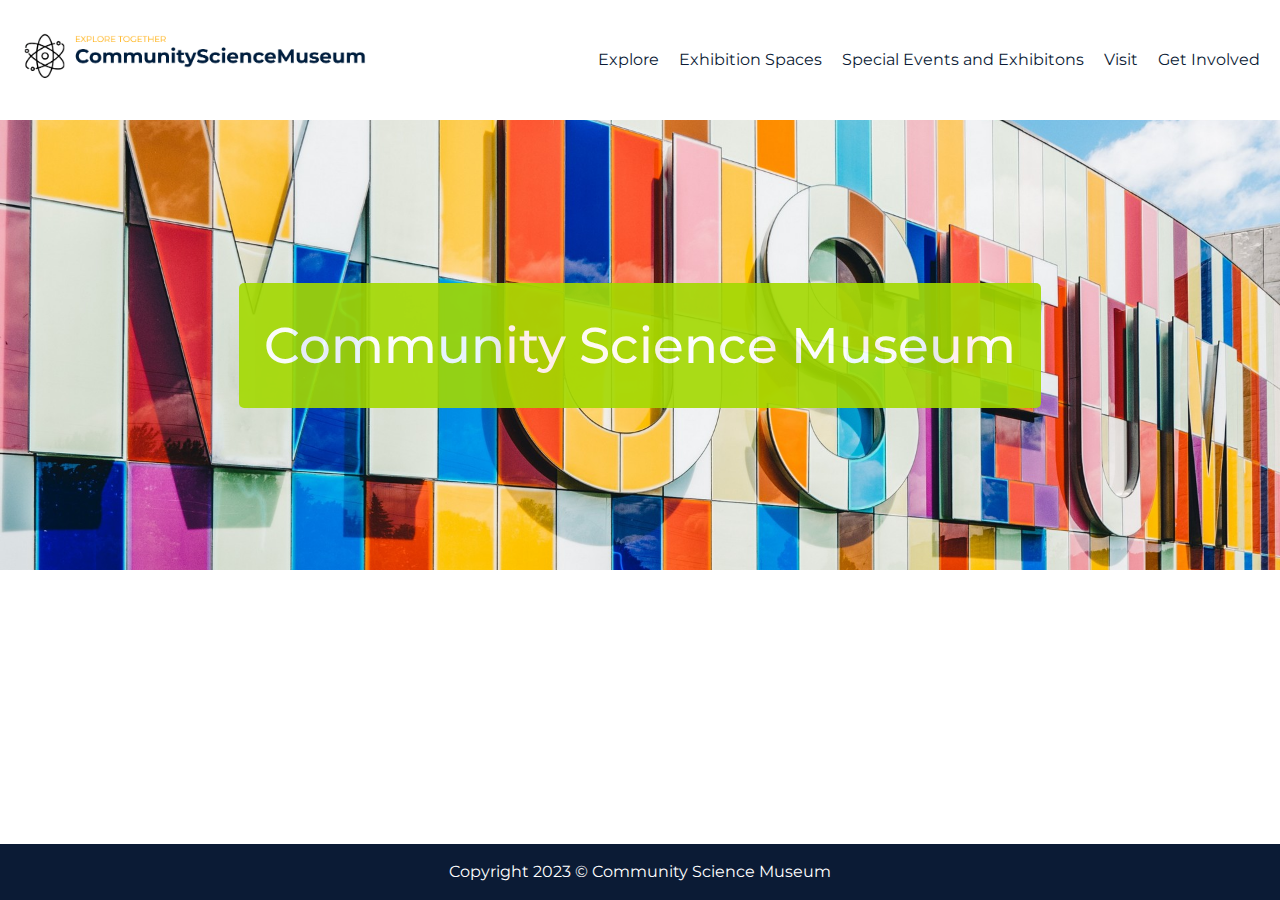
<file: Index.html>
<!DOCTYPE html>
<html>
  <head>
    <title>Community Science Museum</title>
    <meta name="description" content="Visit today">
    <meta name="viewport" content="width=device-width, initial-scale=1">
    <link rel="stylesheet" href="css/styles.css">
    <link href="https://fonts.googleapis.com/css2?family=Montserrat&display=swap" rel="stylesheet">
  </head>
  <body>
    <header>
      <div class="header-wrap">
      <nav class="navbar">
        <div class="navbar-logo">
          <a href="Index.html"><img src="images/Logo CSM.png" alt="Logo - Community Science Museum"></a>
        </div>
        <div class="navbar-links">
        <ul>
          <li><a href="#">Explore</a></li>
          <li><a href="#">Exhibition Spaces</a></li>
          <li><a href="#">Special Events and Exhibitons</a></li>
          <li><a href="#">Visit</a></li>
          <li><a href="#">Get Involved</a></li>
        </ul>
        </div>
        <div class="navbar-toggle">
          <span></span>
          <span></span>
          <span></span>
        </div>
      </nav>
    </div>
    </div>
    <div class="hero">
      <h1>Community Science Museum</h1>
    </div>
    </header>
    
    <main>

    </main>
    
    <footer>
      <p> Copyright 2023 &copy; Community Science Museum</p>
    </footer>
  </body>
</html>
</file>
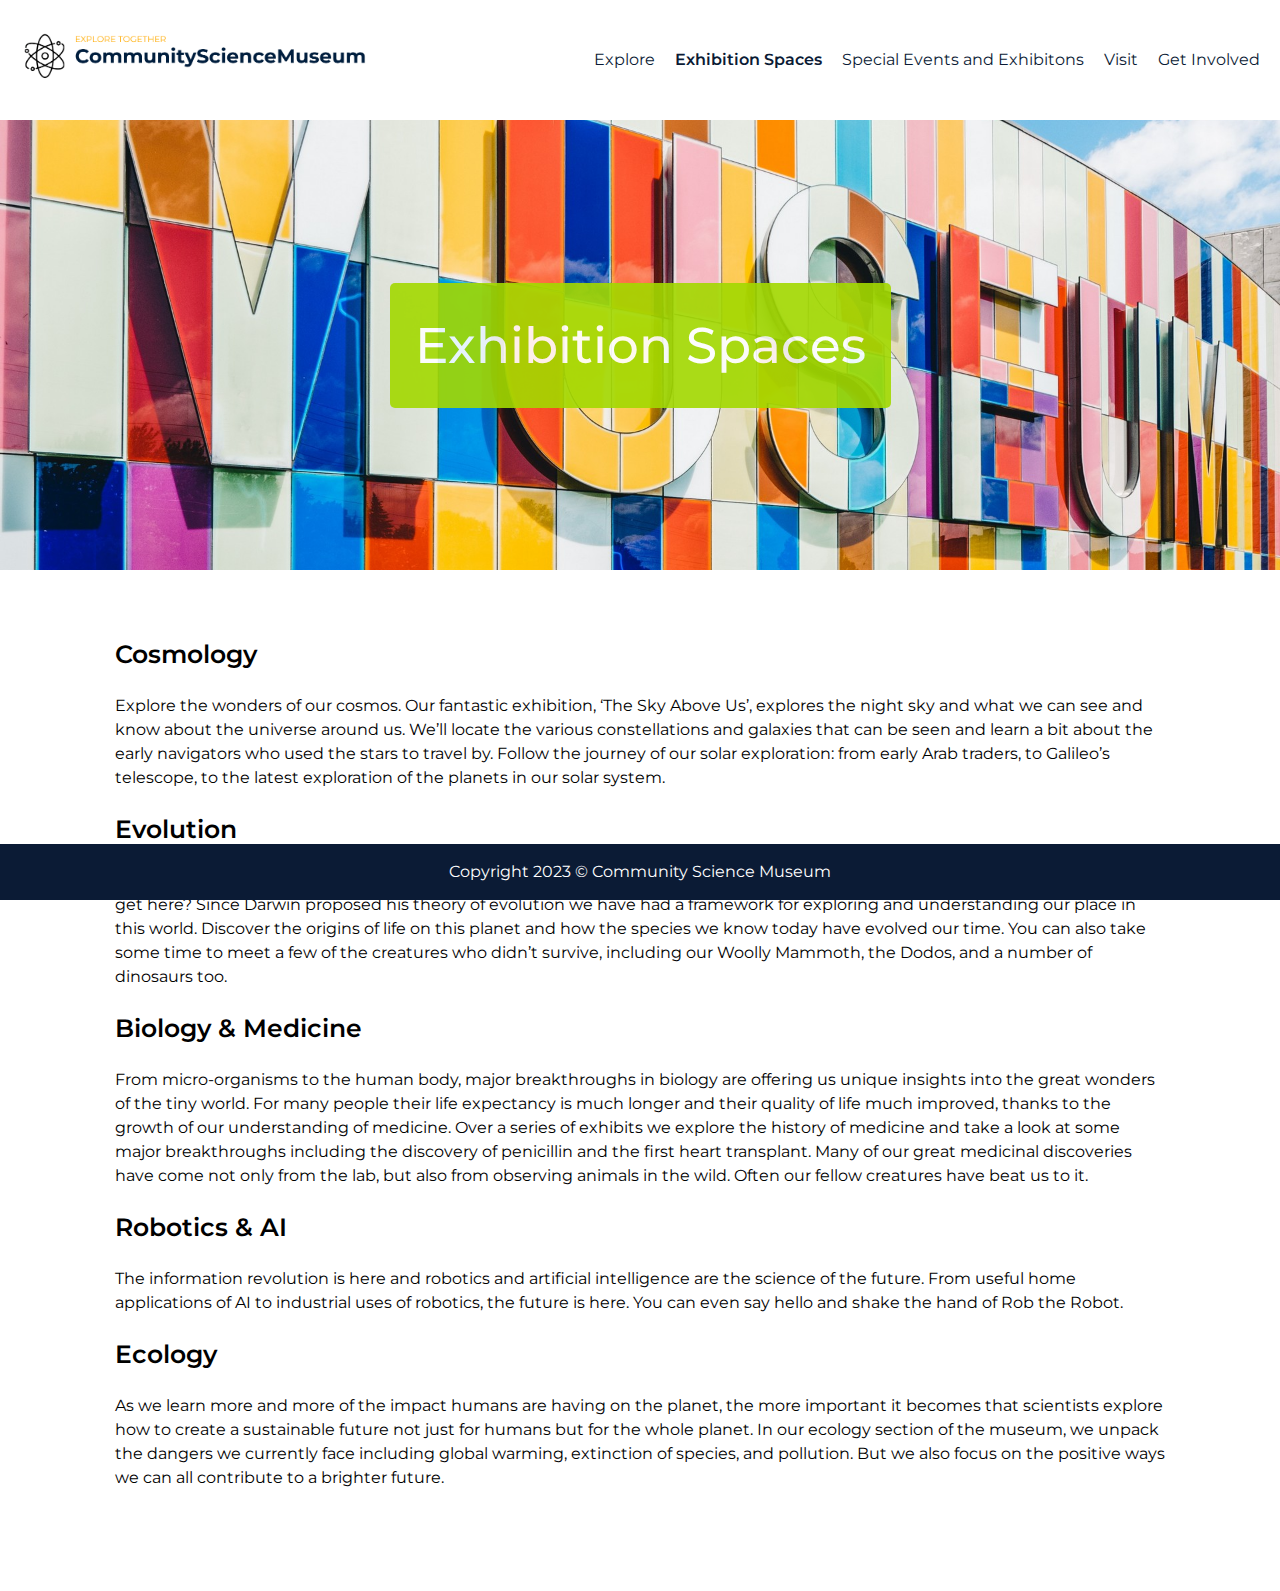
<file: Exhibiton Spaces.html>
<!DOCTYPE html>
<html>
  <head>
    <title>Community Science Museum - Exhibtion Spaces</title>
    <meta name="description" content="Our Community Science Museum offers a variety of exhibition spaces that showcase the latest scientific discoveries and research. Explore our interactive exhibits and engage in hands-on learning experiences that will inspire and educate. Learn about the fascinating world of science and discover how it impacts our daily lives.">
    <meta name="viewport" content="width=device-width, initial-scale=1">
    <link rel="stylesheet" href="css/styles.css">
    <link rel="icon" type="image/x-icon" href="/images/Favicon.ico">
    <link href="https://fonts.googleapis.com/css2?family=Montserrat:wght@300;400;500;600;700&display=swap" rel="stylesheet">
  </head>
  <body>
    <header>
      <div class="header-wrap">
      <nav class="navbar">
        <div class="navbar-logo">
          <a href="Index.html"><img src="images/Logo CSM.png" alt="Logo - Community Science Museum"></a>
        </div>
        <nav>
          <div class="navbar-mobile">
            <div class="container nav-container">
                <input class="checkbox" type="checkbox" name="" id="" />
                <div class="hamburger-lines">
                  <span class="line line1"></span>
                  <span class="line line2"></span>
                  <span class="line line3"></span>
                </div>  
              <div class="menu-items">
                <ul>
                  <li><a href="Explore.html">Explore</a></li>
                  <li class="nav-active"><a href="Exhibiton Spaces.html">Exhibition Spaces</a></li>
                  <li><a href="Special Events and Exhibitions.html">Special Events and Exhibitons</a></li>
                  <li><a href="Visit.html">Visit</a></li>
                  <li><a href="Get Involved.html">Get Involved</a></li>
                </ul>
              </div>
            </div>
          </div>
        <div class="navbar-links">
        <ul>
          <li><a href="Explore.html">Explore</a></li>
          <li class="nav-active"><a href="Exhibiton Spaces.html">Exhibition Spaces</a></li>
          <li><a href="Special Events and Exhibitions.html">Special Events and Exhibitons</a></li>
          <li><a href="Visit.html">Visit</a></li>
          <li><a href="Get Involved.html">Get Involved</a></li>
        </ul>
        </div>
      </nav>
    </div>
    </div>
    <section class="hero exhibition-spaces">
      <h1>Exhibition Spaces</h1>
    </section>
    </header>
    
    <main>
      <section class="container">
        <div>
          <h2>Cosmology</h2>
          <p>Explore the wonders of our cosmos. Our fantastic exhibition, ‘The Sky Above Us’, explores the night sky and what we can see and know about the universe around us. We’ll locate the various constellations and galaxies that can be seen and learn a bit about the early navigators who used the stars to travel by.
            Follow the journey of our solar exploration: from early Arab traders, to Galileo’s telescope, to the latest exploration of the planets in our solar system.            
            </p>
            <h2>Evolution</h2>
            <p>For centuries, philosophers and scientists have wrestled with the question of our origins. Where do we come from and how did we get here? Since Darwin proposed his theory of evolution we have had a framework for exploring and understanding our place in this world.
                Discover the origins of life on this planet and how the species we know today have evolved our time. You can also take some time to meet a few of the creatures who didn’t survive, including our Woolly Mammoth, the Dodos, and a number of dinosaurs too.
                </p>
            <h2>Biology & Medicine</h2>
            <p>From micro-organisms to the human body, major breakthroughs in biology are offering us unique insights into the great wonders of the tiny world.
                For many people their life expectancy is much longer and their quality of life much improved, thanks to the growth of our understanding of medicine. Over a series of exhibits we explore the history of medicine and take a look at some major breakthroughs including the discovery of penicillin and the first heart transplant.
                Many of our great medicinal discoveries have come not only from the lab, but also from observing animals in the wild. Often our fellow creatures have beat us to it.
            </p>
            <h2>Robotics & AI</h2>
            <p>The information revolution is here and robotics and artificial intelligence are the science of the future. From useful home applications of AI to industrial uses of robotics, the future is here. You can even say hello and shake the hand of Rob the Robot.
            </p>
            <h2>Ecology</h2>
            <p>As we learn more and more of the impact humans are having on the planet, the more important it becomes that scientists explore how to create a sustainable future not just for humans but for the whole planet.
                In our ecology section of the museum, we unpack the dangers we currently face including global warming, extinction of species, and pollution. But we also focus on the positive ways we can all contribute to a brighter future.
            </p>    
        </div>
      </section>
    </main>
    
    <footer>
      <p> Copyright 2023 &copy; Community Science Museum</p>
    </footer>
  </body>
</html>
</file>
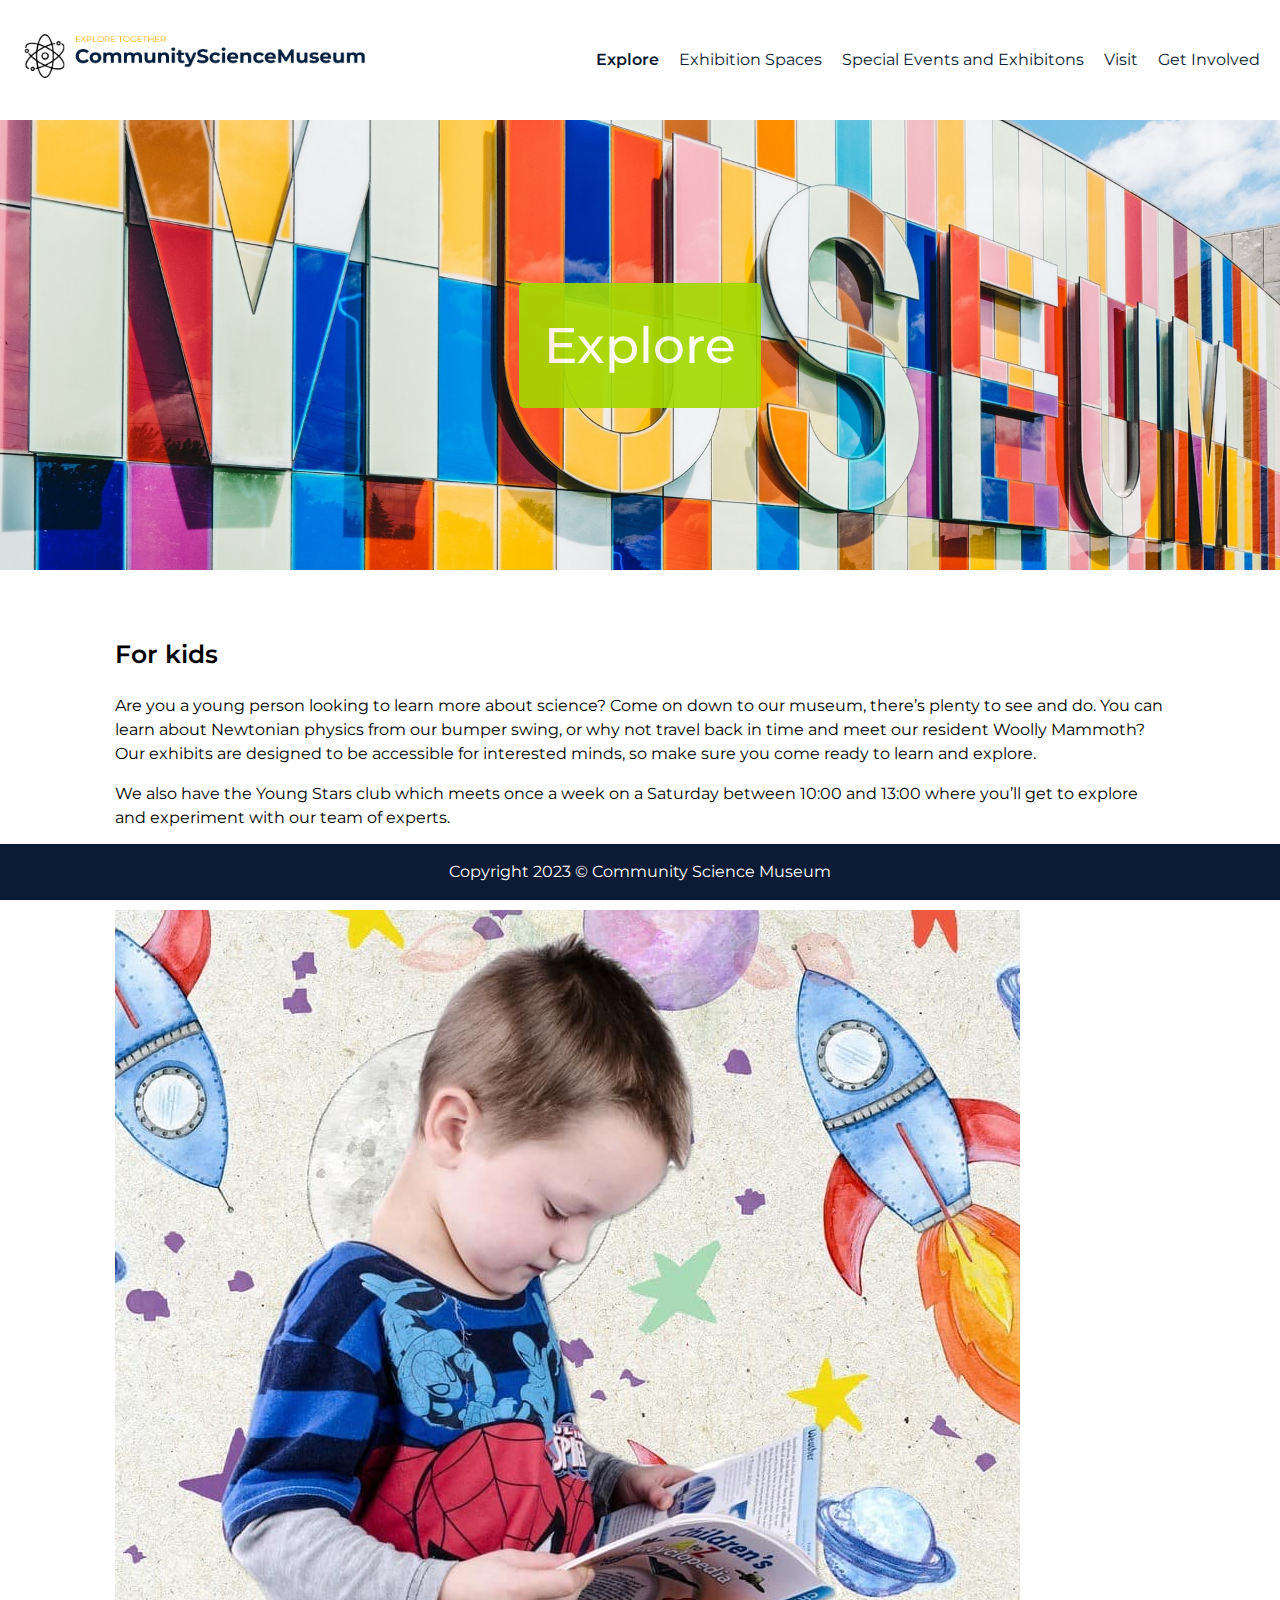
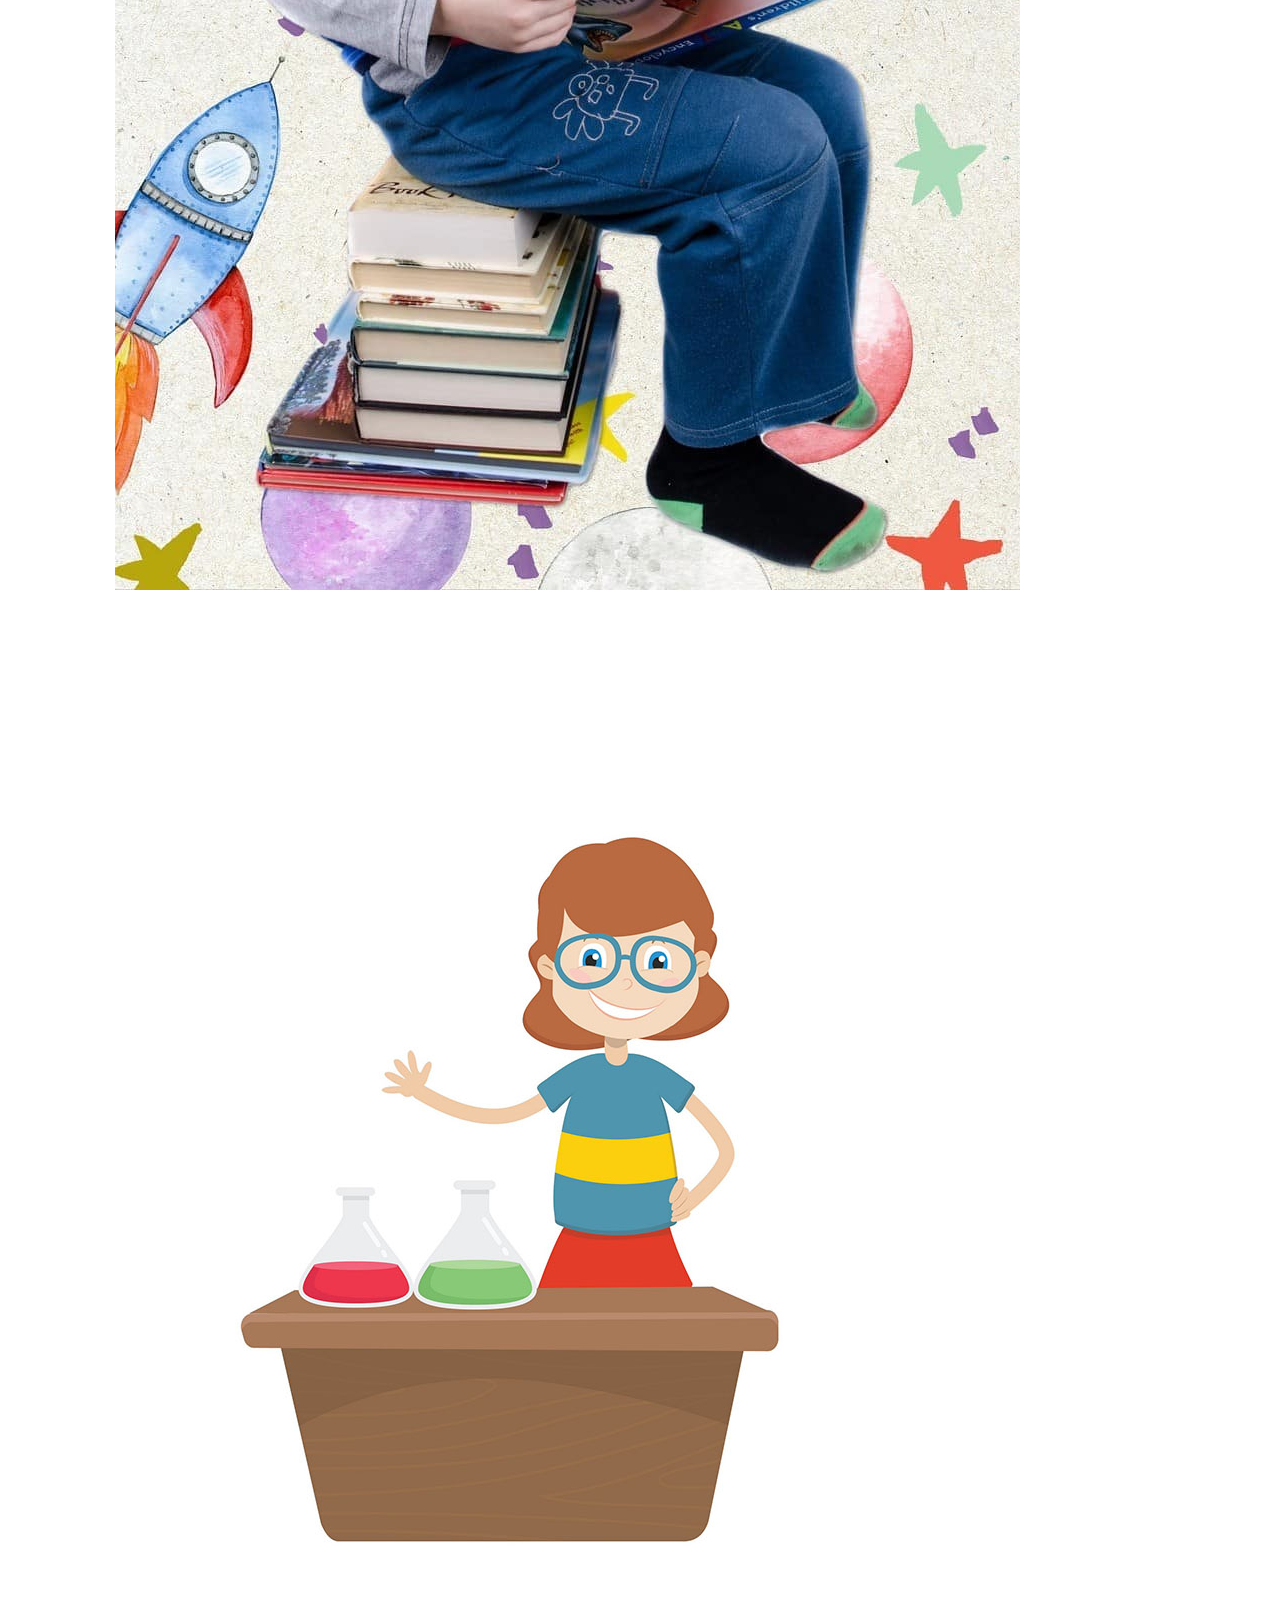
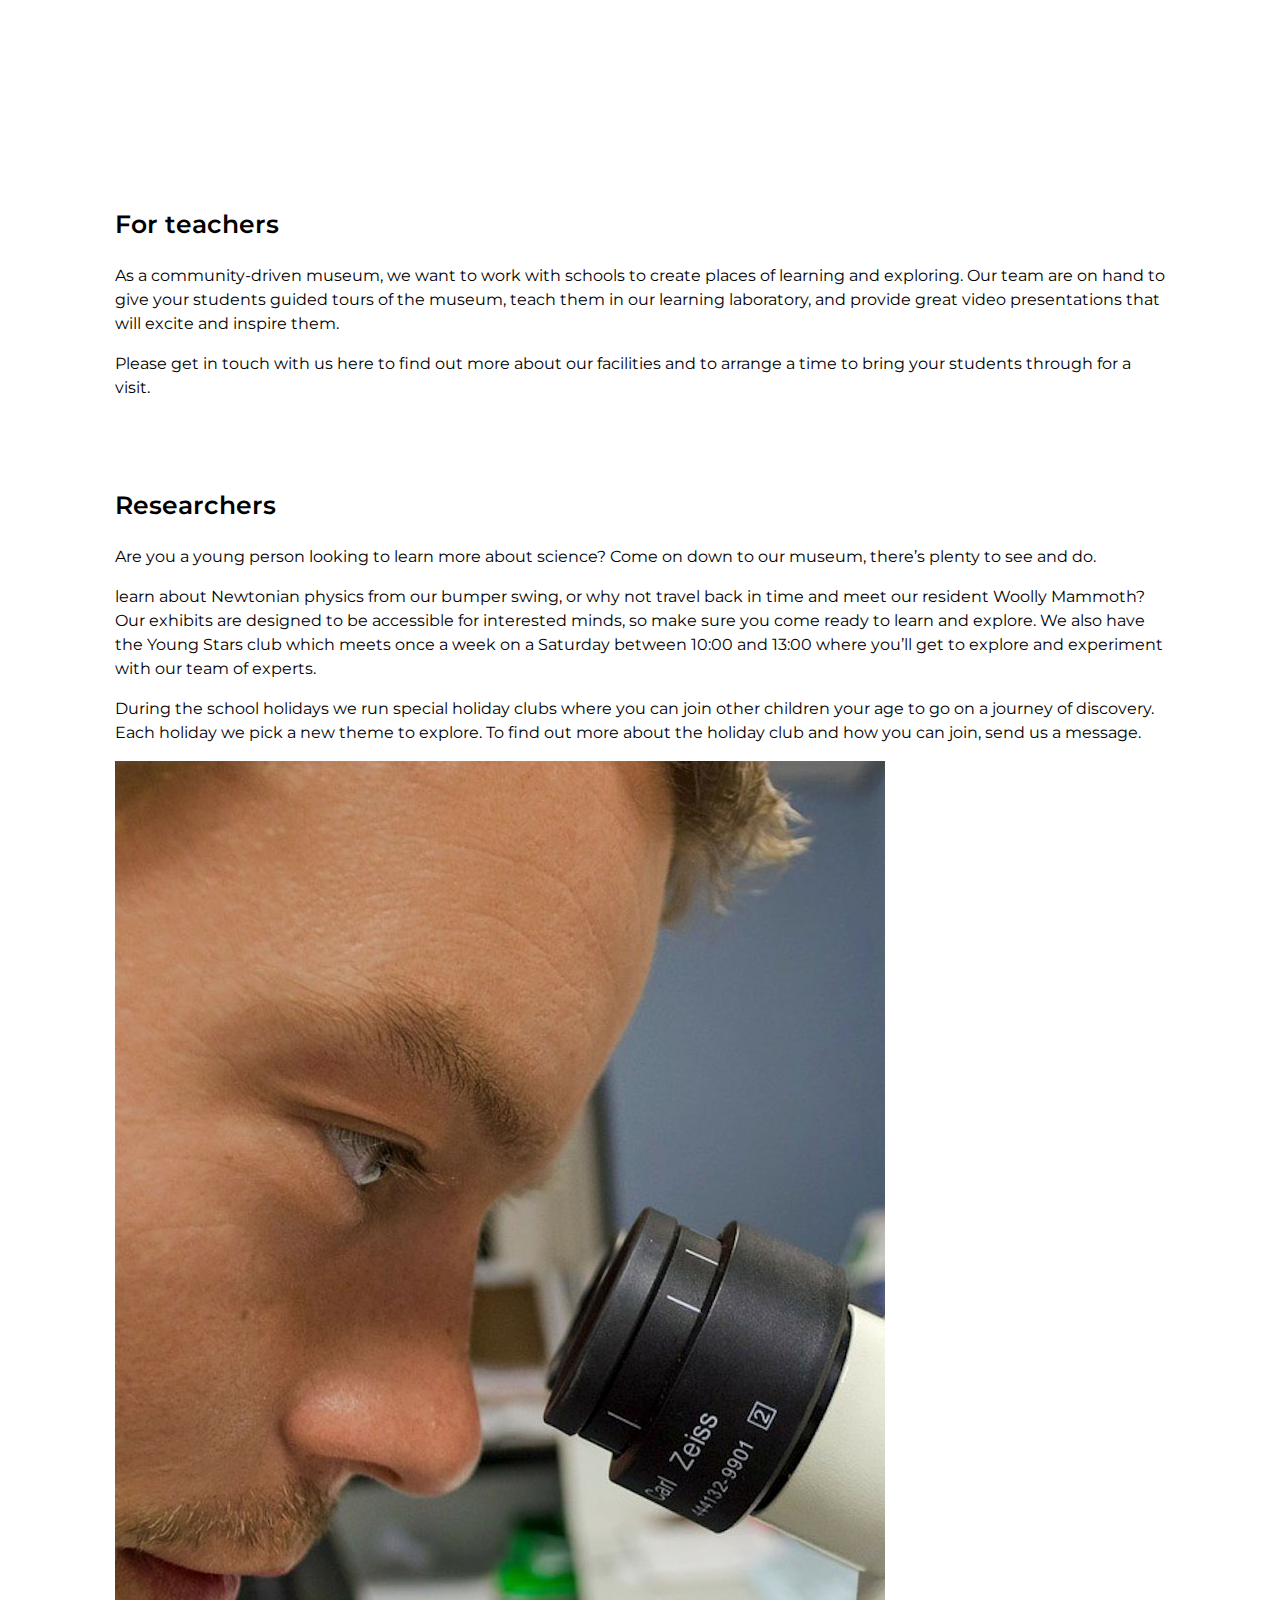
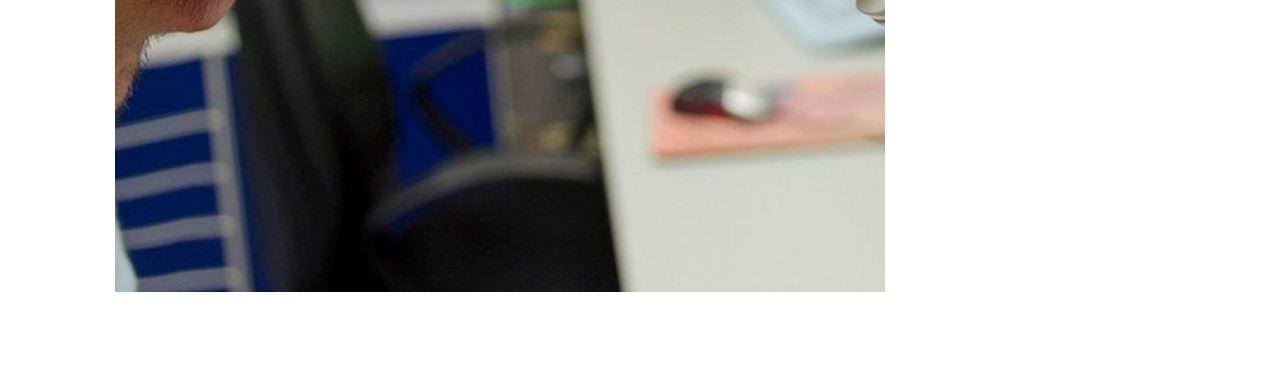
<file: Explore.html>
<!DOCTYPE html>
<html>
  <head>
    <title>Community Science Museum - Explore</title>
    <meta name="description" content="Visit today">
    <meta name="viewport" content="width=device-width, initial-scale=1">
    <link rel="stylesheet" href="css/styles.css">
    <link href="https://fonts.googleapis.com/css2?family=Montserrat:wght@300;400;500;700&display=swap" rel="stylesheet">
  </head>
  <body>
    <header>
      <div class="header-wrap">
      <nav class="navbar">
        <div class="navbar-logo">
          <a href="Index.html"><img src="images/Logo CSM.png" alt="Logo - Community Science Museum"></a>
        </div>
        <nav>
          <div class="navbar-mobile">
            <div class="container nav-container">
                <input class="checkbox" type="checkbox" name="" id="" />
                <div class="hamburger-lines">
                  <span class="line line1"></span>
                  <span class="line line2"></span>
                  <span class="line line3"></span>
                </div>  
              <div class="menu-items">
                <ul>
                  <li class="nav-active"><a href="Explore.html">Explore</a></li>
                  <li><a href="Exhibiton Spaces.html">Exhibition Spaces</a></li>
                  <li><a href="Special Events and Exhibitions.html">Special Events and Exhibitons</a></li>
                  <li><a href="Visit.html">Visit</a></li>
                  <li><a href="Get Involved.html">Get Involved</a></li>
                </ul>
              </div>
            </div>
          </div>
        <div class="navbar-links">
        <ul>
          <li class="nav-active"><a href="Explore.html">Explore</a></li>
          <li><a href="Exhibiton Spaces.html">Exhibition Spaces</a></li>
          <li><a href="Special Events and Exhibitions.html">Special Events and Exhibitons</a></li>
          <li><a href="Visit.html">Visit</a></li>
          <li><a href="Get Involved.html">Get Involved</a></li>
        </ul>
        </div>
      </nav>
    </div>
    </div>
    <section class="hero explore">
      <h1>Explore</h1>
    </section>
    </header>
    
    <main>
      <section class="container">
        <div class="div-left">
          <h2>For kids</h2>
          <p>Are you a young person looking to learn more about science? Come on down to our museum, there’s plenty to see and do.
            You can learn about Newtonian physics from our bumper swing, or why not travel back in time and meet our resident Woolly Mammoth? Our exhibits are designed to be accessible for interested minds, so make sure you come ready to learn and explore.            
            </p>
            <p>          
            We also have the Young Stars club which meets once a week on a Saturday between 10:00 and 13:00 where you’ll get to explore and experiment with our team of experts.
            </p>
            <p> 
            During the school holidays we run special holiday clubs where you can join other children your age to go on a journey of discovery. Each holiday we pick a new theme to explore. To find out more about the holiday club and how you can join, send us a message.
            </p>
        </div>
        <div class="div-right">
            <img src="/images/reading-2762010_1280-min.jpeg" alt="Kids reading">
        </div>
      </section>
      <section class="container orangebg">
        <div class="div-right">
            <img src="/images/Teacher.jpg" alt="Teacher">
        </div>
        <div class="div-left">
          <h2>For teachers</h2>
          <p>As a community-driven museum, we want to work with schools to create places of learning and exploring. Our team are on hand to give your students guided tours of the museum, teach them in our learning laboratory, and provide great video presentations that will excite and inspire them.            
            </p>
            <p>           
            Please get in touch with us here to find out more about our facilities and to arrange a time to bring your students through for a visit.
            </p>
        </div>
      </section>
      <section class="container">
        <div class="div-left">
          <h2>Researchers</h2>
          <p>Are you a young person looking to learn more about science? Come on down to our museum, there’s plenty to see and do.</p>
          <p>learn about Newtonian physics from our bumper swing, or why not travel back in time and meet our resident Woolly Mammoth? Our exhibits are designed to be accessible for interested minds, so make sure you come ready to learn and explore.                                
            We also have the Young Stars club which meets once a week on a Saturday between 10:00 and 13:00 where you’ll get to explore and experiment with our team of experts.</p>
            <p>
            During the school holidays we run special holiday clubs where you can join other children your age to go on a journey of discovery. Each holiday we pick a new theme to explore. To find out more about the holiday club and how you can join, send us a message.
            </p>
        </div>
        <div class="div-right">
            <img src="/images/Researcher.jpg" alt="Researching">
        </div>
      </section>

      
    </main>
    
    <footer>
      <p> Copyright 2023 &copy; Community Science Museum</p>
    </footer>
  </body>
</html>
</file>
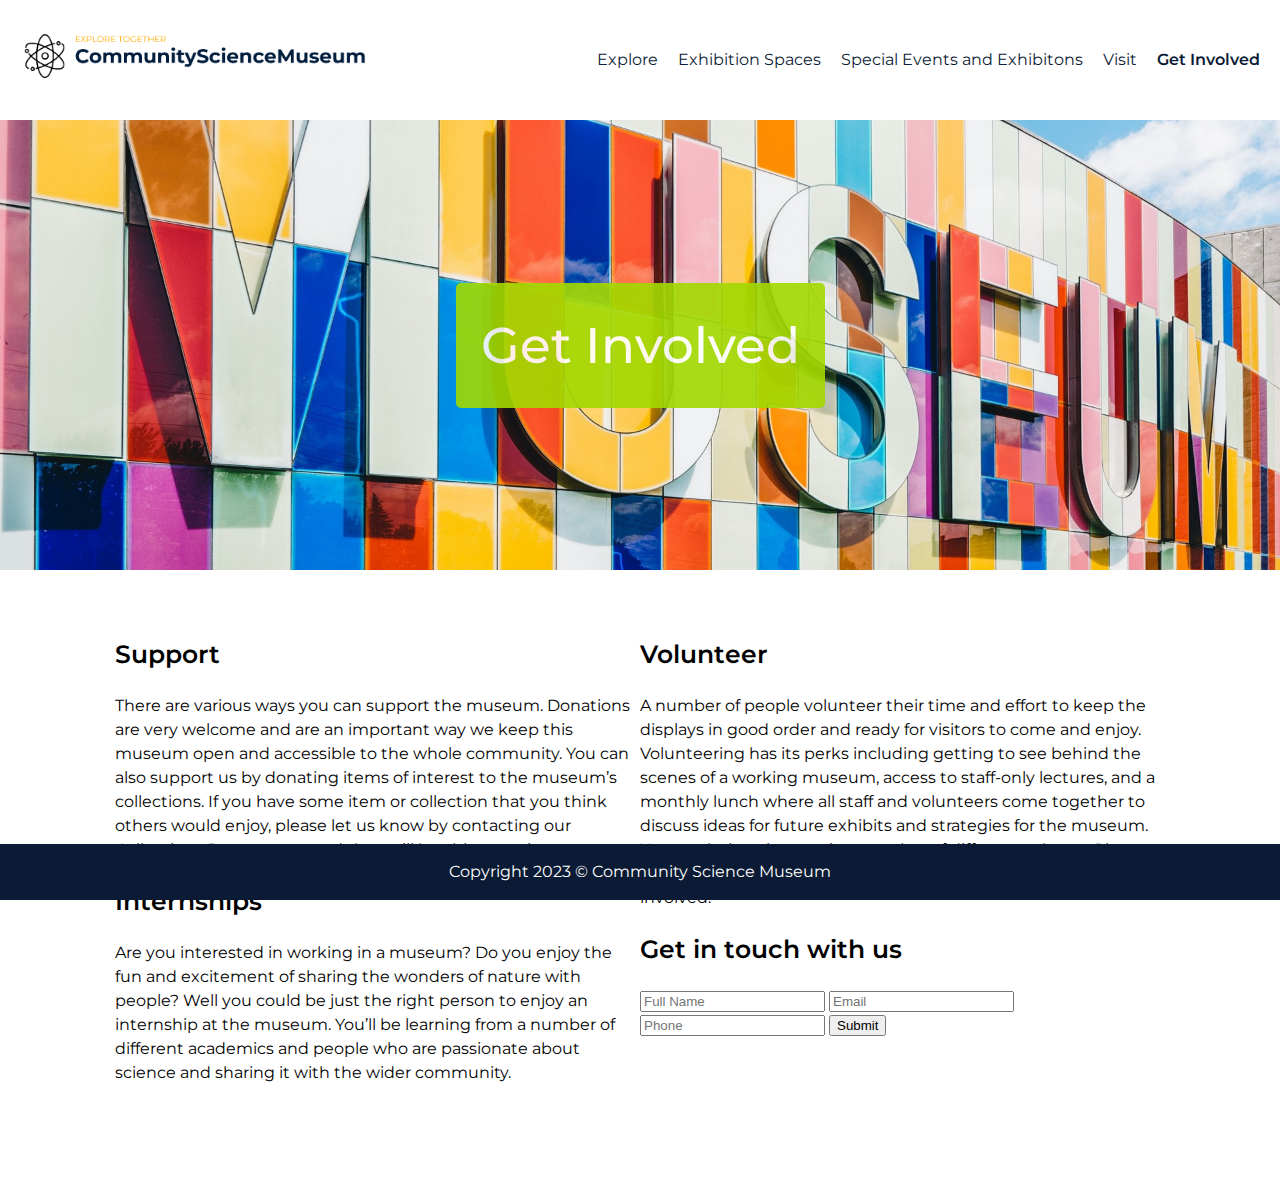
<file: Get Involved.html>
<!DOCTYPE html>
<html>
  <head>
    <title>Community Science Museum - Get Involved</title>
    <meta name="description" content="Discover the many ways you can get involved with our Community Science Museum. Volunteer your time, donate to support our exhibits and programs, or participate in one of our events. Join us and be a part of the science community!">
    <meta name="viewport" content="width=device-width, initial-scale=1">
    <link rel="stylesheet" href="css/styles.css">
    <link href="https://fonts.googleapis.com/css2?family=Montserrat:wght@300;400;500;600;700&display=swap" rel="stylesheet">
  </head>
  <body>
    <header>
      <div class="header-wrap">
      <nav class="navbar">
        <div class="navbar-logo">
          <a href="Index.html"><img src="images/Logo CSM.png" alt="Logo - Community Science Museum"></a>
        </div>
        <nav>
          <div class="navbar-mobile">
            <div class="container nav-container">
                <input class="checkbox" type="checkbox" name="" id="" />
                <div class="hamburger-lines">
                  <span class="line line1"></span>
                  <span class="line line2"></span>
                  <span class="line line3"></span>
                </div>  
              <div class="menu-items">
                <ul>
                  <li><a href="Explore.html">Explore</a></li>
                  <li><a href="Exhibiton Spaces.html">Exhibition Spaces</a></li>
                  <li><a href="Special Events and Exhibitions.html">Special Events and Exhibitons</a></li>
                  <li><a href="Visit.html">Visit</a></li>
                  <li class="nav-active"><a href="Get Involved.html">Get Involved</a></li>
                </ul>
              </div>
            </div>
          </div>
        <div class="navbar-links">
        <ul>
          <li><a href="Explore.html">Explore</a></li>
          <li><a href="Exhibiton Spaces.html">Exhibition Spaces</a></li>
          <li><a href="Special Events and Exhibitions.html">Special Events and Exhibitons</a></li>
          <li><a href="Visit.html">Visit</a></li>
          <li class="nav-active"><a href="Get Involved.html">Get Involved</a></li>
        </ul>
        </div>
      </nav>
    </div>
    </div>
    <section class="hero get-involved">
      <h1>Get Involved</h1>
    </section>
    </header>
    
    <main>
      <section class="container">
        <div class="flex-container">
        <div class="left">
          <h2>Support</h2>
          <p>There are various ways you can support the museum. Donations are very welcome and are an important way we keep this museum open and accessible to the whole community.
            You can also support us by donating items of interest to the museum’s collections. If you have some item or collection that you think others would enjoy, please let us know by contacting our Collections Department and they will be able to assist you.
            </p>
            <h2>Internships</h2>
            <p>Are you interested in working in a museum? Do you enjoy the fun and excitement of sharing the wonders of nature with people? Well you could be just the right person to enjoy an internship at the museum.
                You’ll be learning from a number of different academics and people who are passionate about science and sharing it with the wider community.
              </p>
            </div>
            <div class="right">
            <h2>Volunteer</h2>
            <p>A number of people volunteer their time and effort to keep the displays in good order and ready for visitors to come and enjoy. Volunteering has its perks including getting to see behind the scenes of a working museum, access to staff-only lectures, and a monthly lunch where all staff and volunteers come together to discuss ideas for future exhibits and strategies for the museum.
                You can help volunteer in a number of different spheres. Please contact us if you’d like to find out more about how you can get involved.
                </p>
                <form id="contact-form">
                  <h2>Get in touch with us</h2>
                  <input type="text" id="full-name" name="full-name" placeholder="Full Name" required>
                  <input type="email" id="email" name="email" placeholder="Email" required>
                  <input type="tel" id="phone" name="phone" placeholder="Phone" required>
                  <input type="submit" value="Submit">
                </form>   
            </div>
        </div>
      </section>
    </main>
    
    <footer>
      <p> Copyright 2023 &copy; Community Science Museum</p>
    </footer>
  </body>
</html>
</file>
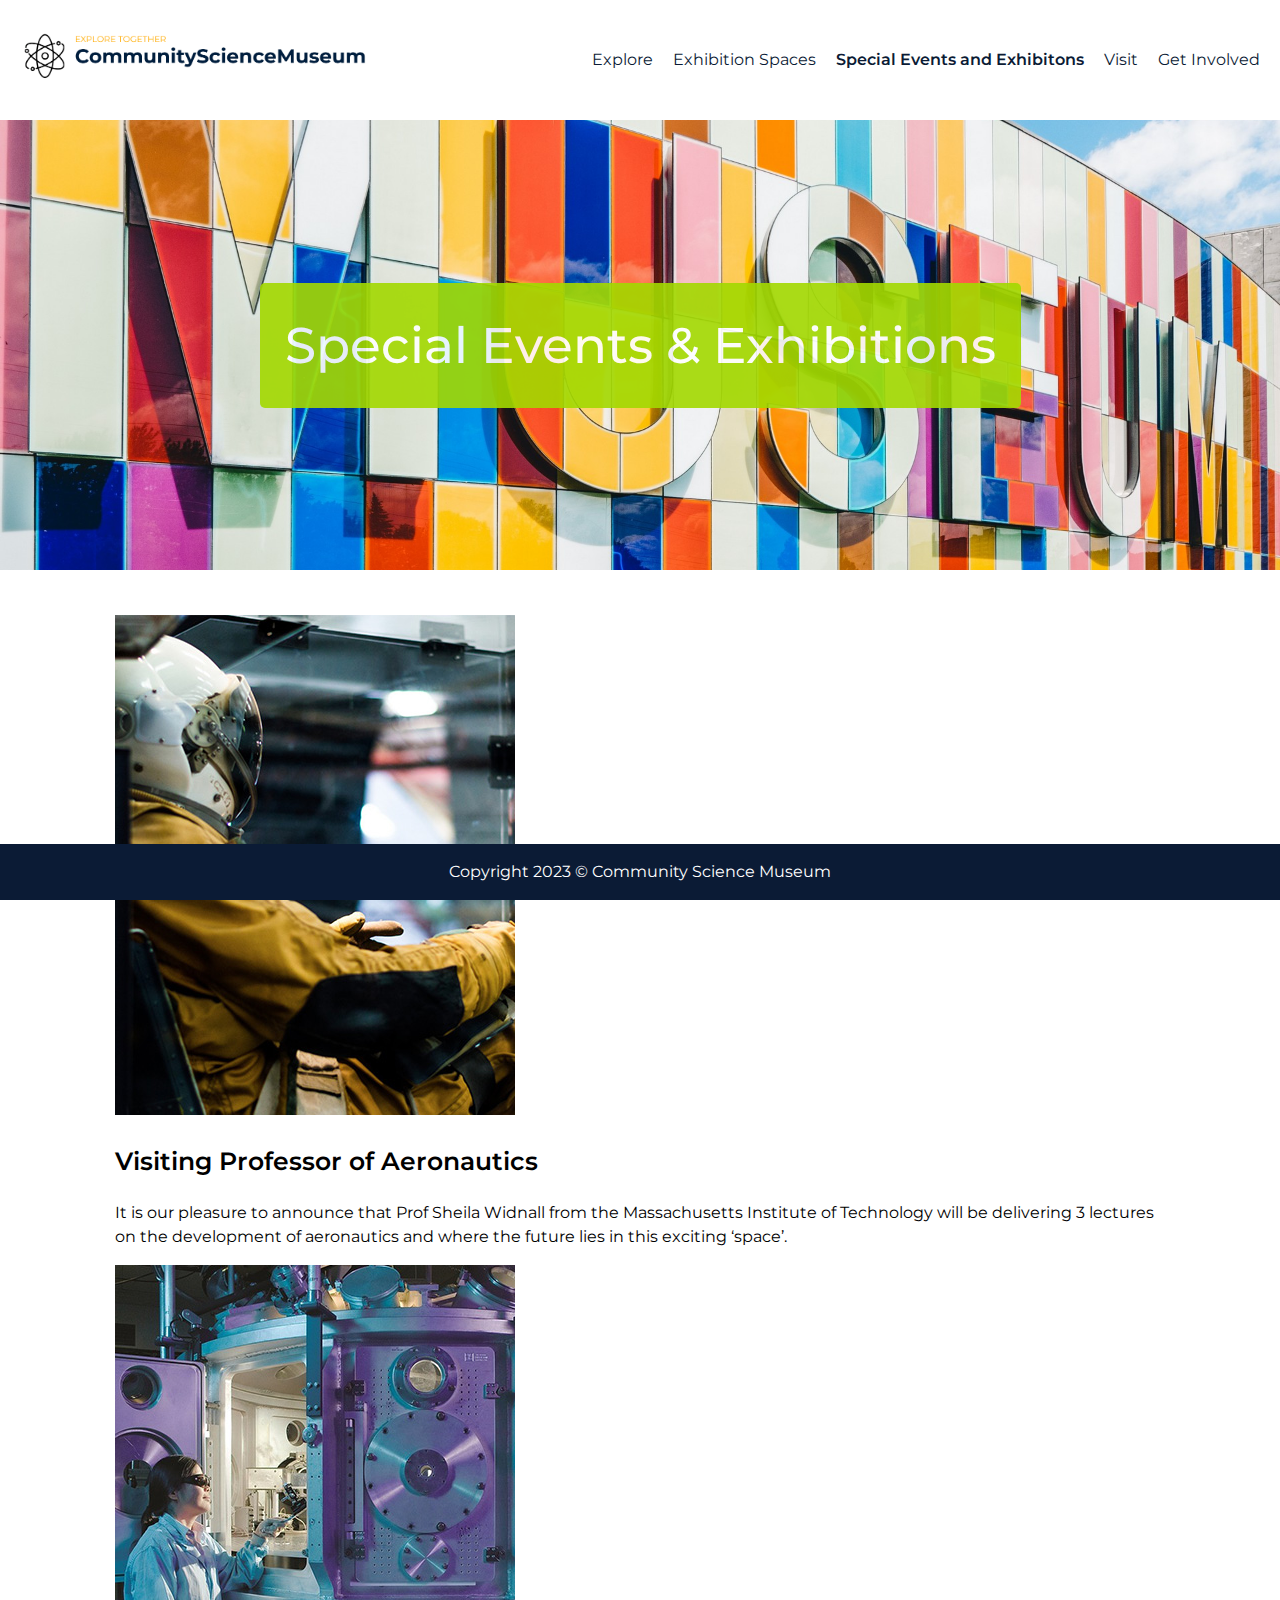
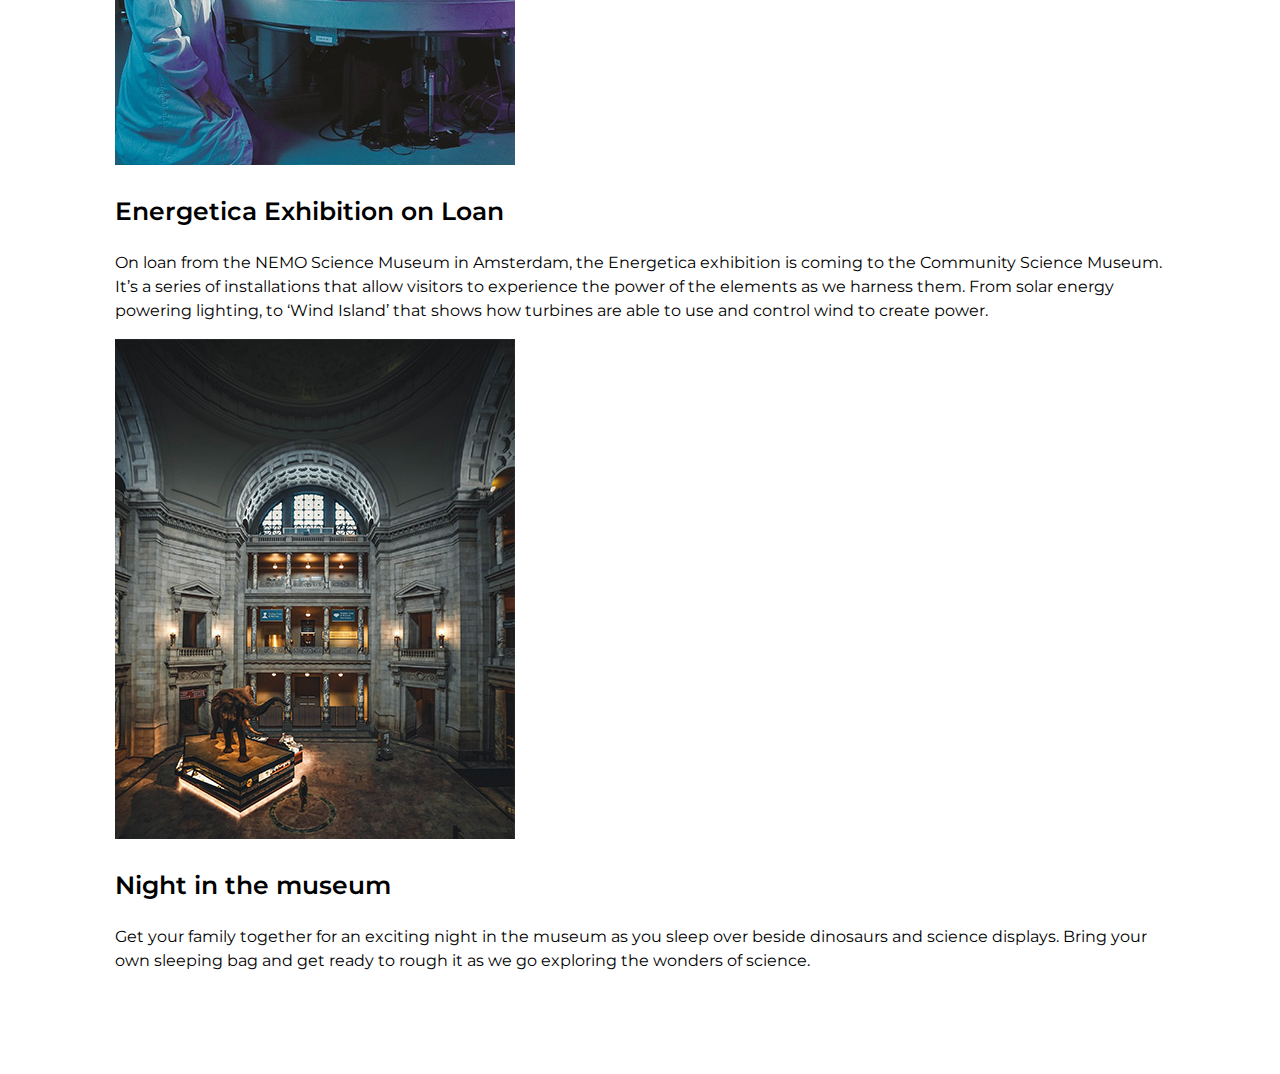
<file: Special Events and Exhibitions.html>
<!DOCTYPE html>
<html>
  <head>
    <title>Community Science Museum - Special Events & Exhibitons</title>
    <meta name="description" content="Experience the excitement of our special events and exhibitions at our Community Science Museum. From themed exhibits to guest speakers, there's always something new and fascinating to discover. ">
    <meta name="viewport" content="width=device-width, initial-scale=1">
    <link rel="stylesheet" href="css/styles.css">
    <link href="https://fonts.googleapis.com/css2?family=Montserrat:wght@300;400;500;600;700&display=swap" rel="stylesheet">
  </head>
  <body>
    <header>
      <div class="header-wrap">
      <nav class="navbar">
        <div class="navbar-logo">
          <a href="Index.html"><img src="images/Logo CSM.png" alt="Logo - Community Science Museum"></a>
        </div>
        <nav>
          <div class="navbar-mobile">
            <div class="container nav-container">
                <input class="checkbox" type="checkbox" name="" id="" />
                <div class="hamburger-lines">
                  <span class="line line1"></span>
                  <span class="line line2"></span>
                  <span class="line line3"></span>
                </div>  
              <div class="menu-items">
                <ul>
                  <li><a href="Explore.html">Explore</a></li>
                  <li><a href="Exhibiton Spaces.html">Exhibition Spaces</a></li>
                  <li class="nav-active"><a href="Special Events and Exhibitions.html">Special Events and Exhibitons</a></li>
                  <li><a href="Visit.html">Visit</a></li>
                  <li><a href="Get Involved.html">Get Involved</a></li>
                </ul>
              </div>
            </div>
          </div>
        <div class="navbar-links">
        <ul>
          <li><a href="Explore.html">Explore</a></li>
          <li><a href="Exhibiton Spaces.html">Exhibition Spaces</a></li>
          <li class="nav-active"><a href="Special Events and Exhibitions.html">Special Events and Exhibitons</a></li>
          <li><a href="Visit.html">Visit</a></li>
          <li><a href="Get Involved.html">Get Involved</a></li>
        </ul>
        </div>
      </nav>
    </div>
    </div>
    <section class="hero special-events">
      <h1>Special Events & Exhibitions</h1>
    </section>
    </header>
    
    <main>
      <section class="container">
        <div class="column-container">
           <div class="column">
          <img src="/images/Astronaut.jpg" alt="Astronaut sitting">  
          <h2>Visiting Professor of Aeronautics</h2>
          <p>It is our pleasure to announce that Prof Sheila Widnall from the Massachusetts Institute of Technology will be delivering 3 lectures on the development of aeronautics and where the future lies in this exciting ‘space’.
            </p>
            </div>
            <div class="column">
            <img src="/images/Energy.jpg" alt="Energy">       
            <h2>Energetica Exhibition on Loan</h2>
            <p>On loan from the NEMO Science Museum in Amsterdam, the Energetica exhibition is coming to the Community Science Museum. It’s a series of installations that allow visitors to experience the power of the elements as we harness them. From solar energy powering lighting, to ‘Wind Island’ that shows how turbines are able to use and control wind to create power.
                </p>
                </div>
                <div class="column">
            <img src="/images/Night in the museum.jpg" alt="Night in the museum">        
            <h2>Night in the museum</h2>
            <p>Get your family together for an exciting night in the museum as you sleep over beside dinosaurs and science displays. Bring your own sleeping bag and get ready to rough it as we go exploring the wonders of science.
            </div>
        </div>
      </section>
    </main>
    
    <footer>
      <p> Copyright 2023 &copy; Community Science Museum</p>
    </footer>
  </body>
</html>
</file>
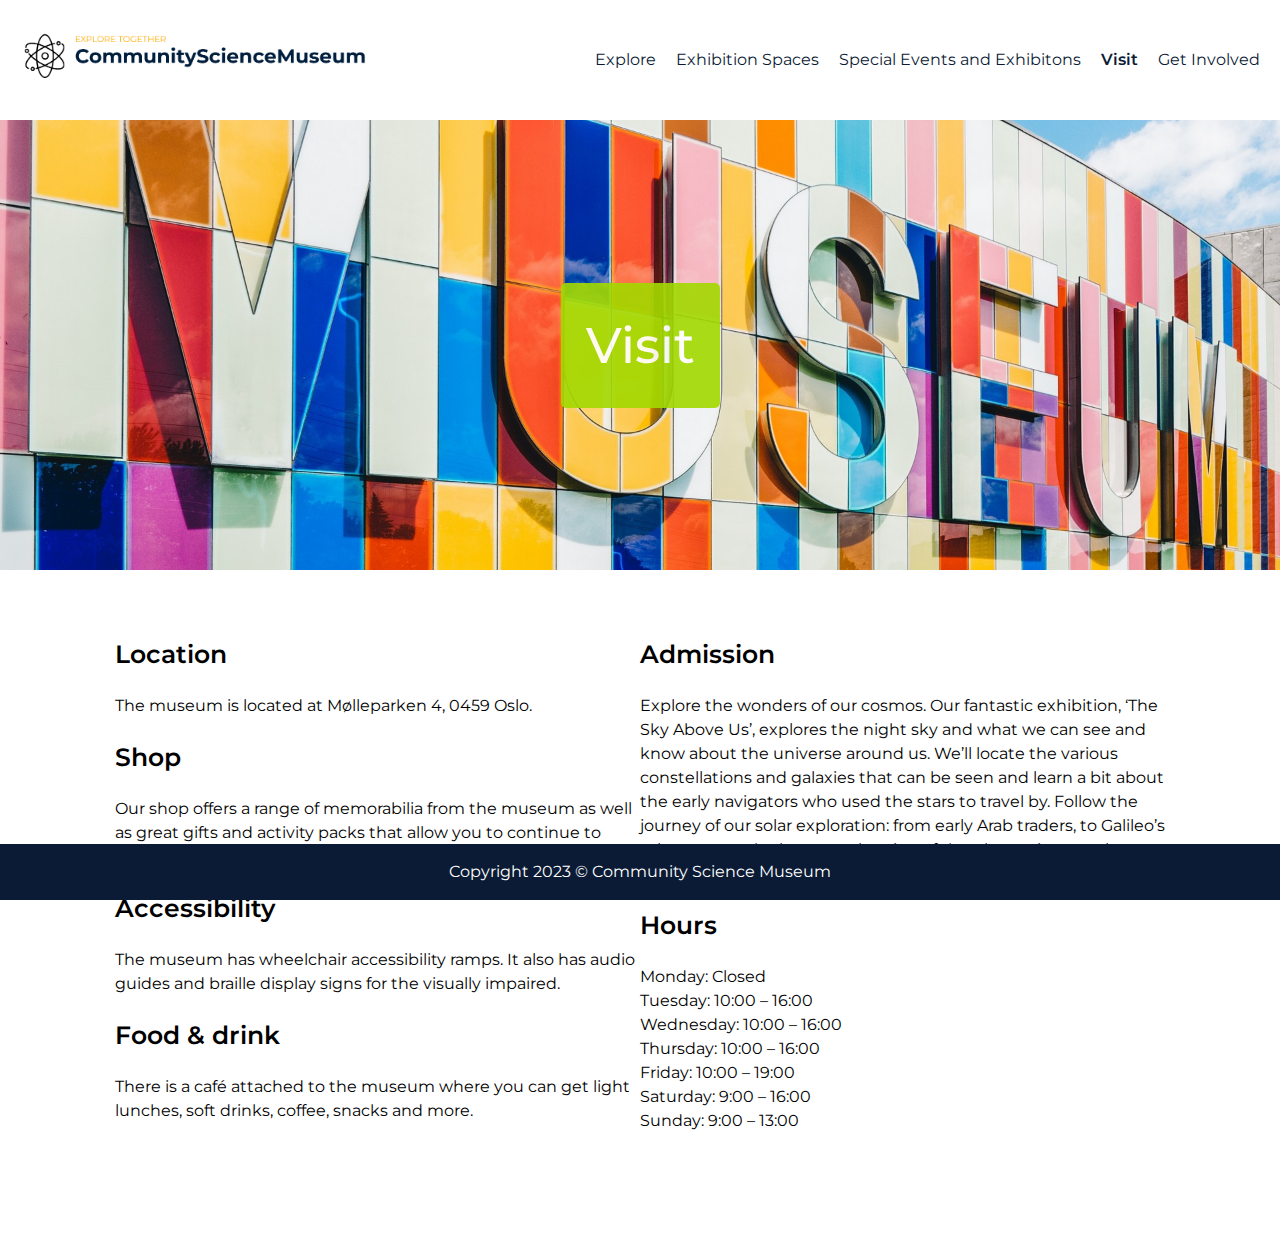
<file: Visit.html>
<!DOCTYPE html>
<html>
  <head>
    <title>Community Science Museum - Visit</title>
    <meta name="description" content="Plan your visit to our Community Science Museum and explore the wonders of science through interactive exhibits and engaging programs. From hands-on learning experiences to educational tours, there's something for everyone to discover. Learn about the latest scientific breakthroughs and connect with the scientific community. Start planning your visit today!">
    <meta name="viewport" content="width=device-width, initial-scale=1">
    <link rel="stylesheet" href="css/styles.css">
    <link href="https://fonts.googleapis.com/css2?family=Montserrat:wght@300;400;500;600;700&display=swap" rel="stylesheet">
  </head>
  <body>
    <header>
      <div class="header-wrap">
      <nav class="navbar">
        <div class="navbar-logo">
          <a href="Index.html"><img src="images/Logo CSM.png" alt="Logo - Community Science Museum"></a>
        </div>
        <nav>
          <div class="navbar-mobile">
            <div class="container nav-container">
                <input class="checkbox" type="checkbox" name="" id="" />
                <div class="hamburger-lines">
                  <span class="line line1"></span>
                  <span class="line line2"></span>
                  <span class="line line3"></span>
                </div>  
              <div class="menu-items">
                <ul>
                  <li><a href="Explore.html">Explore</a></li>
                  <li><a href="Exhibiton Spaces.html">Exhibition Spaces</a></li>
                  <li><a href="Special Events and Exhibitions.html">Special Events and Exhibitons</a></li>
                  <li class="nav-active"><a href="Visit.html">Visit</a></li>
                  <li><a href="Get Involved.html">Get Involved</a></li>
                </ul>
              </div>
            </div>
          </div>
        <div class="navbar-links">
        <ul>
          <li><a href="Explore.html">Explore</a></li>
          <li><a href="Exhibiton Spaces.html">Exhibition Spaces</a></li>
          <li><a href="Special Events and Exhibitions.html">Special Events and Exhibitons</a></li>
          <li class="nav-active"><a href="Visit.html">Visit</a></li>
          <li><a href="Get Involved.html">Get Involved</a></li>
        </ul>
        </div>
      </nav>
    </div>
    </div>
    <section class="hero visit">
      <h1>Visit</h1>
    </section>
    </header>
    
    <main>
      <section class="container">
        <div class="flex-container">
        <div class="left">
          <h2>Location</h2>
          <p>The museum is located at Mølleparken 4, 0459 Oslo.
            </p>
            <h2>Shop</h2>
            <p>Our shop offers a range of memorabilia from the museum as well as great gifts and activity packs that allow you to continue to explore science even after you’ve left the museum.
              </p>
              <h2>Accessibility</h2>
              <p>The museum has wheelchair accessibility ramps. It also has audio guides and braille display signs for the visually impaired.
                </p>
                <h2>Food & drink</h2>
                <p>There is a café attached to the museum where you can get light lunches, soft drinks, coffee, snacks and more.
                  </p>
            </div>
            <div class="right">
            <h2>Admission</h2>
            <p>Explore the wonders of our cosmos. Our fantastic exhibition, ‘The Sky Above Us’, explores the night sky and what we can see and know about the universe around us. We’ll locate the various constellations and galaxies that can be seen and learn a bit about the early navigators who used the stars to travel by.
                Follow the journey of our solar exploration: from early Arab traders, to Galileo’s telescope, to the latest exploration of the planets in our solar system.
                </p>
                <h2>Hours</h2>
                <p>Monday: Closed <br>
                    Tuesday: 10:00 – 16:00</b><br>
                    Wednesday: 10:00 – 16:00<br>
                    Thursday: 10:00 – 16:00<br>
                    Friday: 10:00 – 19:00<br>
                    Saturday: 9:00 – 16:00<br>
                    Sunday: 9:00 – 13:00
                  </p>  
            </div>
        </div>
      </section>
    </main>
    
    <footer>
      <p> Copyright 2023 &copy; Community Science Museum</p>
    </footer>
  </body>
</html>
</file>
<file: css/styles.css>
body {
    font-family: 'Montserrat', sans-serif;
    margin: 0px;
    line-height: 1.5;
    background-color: #FFFFFF;
    height: auto;
    width: 100%;
    justify-content: center;
    align-content: center;
}
main {
    display: flex;
    max-width: 1300px;
    height: auto;
    justify-content: left;
    align-content: top;
    flex-wrap: wrap;
    margin:auto;
    padding-top: 20px;
    padding-left: 50px;
    padding-right: 50px;
    padding-bottom: 60px;
}

/*Header & Footer*/
.header-wrap {
    background-color: white;
    height: 120px;
    margin: 0px;
    display: flex;
    justify-content: center;
    flex-direction: row;
    align-items: center;
    padding-left: 20px;
    padding-right: 20px;
}

h1 {
 background-color: #A3D900;
 opacity: 0.9;
 color: white;
 padding: 25px;
 border-radius: 5px;
 font-size: 50px;
 font-weight: 500;
}

h2 {
    font-weight: 600;
    font-size: 25px
}

.button {
    display: inline-block;
    background-color: #A3D900;
    color: #fff;
    padding: 10px 20px;
    border-radius: 4px;
    text-decoration: none;
  }
  .button:hover {
    background-color: #2E4D1C;
  }

.hero {
    height: 50vh;
    background-image: url("/images/scott-webb-102825.jpg");
    background-size: cover;
    background-position: center;
    display: flex;
    justify-content: center;
    align-items: center;
}
.navbar {
    width: 100%;
    display: flex;
    justify-content: space-between;
    align-items: center;
    white-space: nowrap;
  }
  .navbar-logo img {
    max-width: 60%;
    min-width: 350px;
    height: auto;
  }
  .nav-active {
    font-weight: 600;
  }
  
  .navbar-links ul {
    list-style: none;
    display: flex;
    margin: 0;
    padding: 0;
  }
  
  .navbar-links li {
    margin-left: 20px;
  }
  
  .navbar-links a {
    color: #0B1B35;
    text-decoration: none;
  }
  
  .navbar-toggle {
    display: none;
  }
.container {
    padding: 25px;
}
  .flex-container {
    display: flex;
    flex-wrap: wrap;
    width: 100%
  }
  .left, .right {
    flex-basis: 50%;
  }

  footer {
    background-color: #0B1B35;
    width: 100%;
    color: #FFFFFF;
    display: flex;
    flex-direction: row;
    justify-content: center;
    position: fixed;
    left: 0;bottom: 0;
    align-items: center;
}
  /* Responsive Layout */


  /* Desktop */
  @media only screen and (min-width: 991px) {
    .navbar-mobile {
        display: none;
    }
}
  /* Mobile */
  @media only screen and (max-width: 480px) {
    html, body {
      overflow-x: hidden;
    }
    .navbar-links {
      display: none;
    }
    .navbar-logo img {
      max-width: 60%;
      min-width: 250px;
      height: auto;
    }
    main {
      display: flex;
      max-width: 1300px;
      height: auto;
      justify-content: left;
      align-content: top;
      flex-wrap: wrap;
      margin:auto;
      padding-top: 10px;
      padding-left: 10px;
      padding-right: 10px;
      padding-bottom: 10px;
  }

    .footer {
      font-size: 8px;

    }

  }
  /* Tablet */
  @media only screen and (min-width: 481px) and (max-width: 991px) {
    .navbar-links {
      display: none;
    }
    .header-wrap {
      height: 100px;
  }
}



.logo {
    width: 500px;
}

/* Hamburger Menu */

.container {
  max-width: 1050px;
  width: 90%;
  margin: auto;
}

.navbar-mobile {
  width: 100%;
}

.nav-container {
  display: flex;
  justify-content: space-between;
  align-items: center;
  height: 62px;
}

.navbar .menu-items {
  display: flex;
}

.navbar .nav-container li {
  list-style: none;
}

.navbar .nav-container a {
  text-decoration: none;
  color: #0B1B35;
  font-weight: 500;
  font-size: 1.2rem;
  padding: 0.7rem;
}

.navbar .nav-container a:hover{
    font-weight: bolder;
}

.nav-container {
  display: block;
  position: relative;
  height: 60px;
}

.nav-container .checkbox {
  position: absolute;
  display: block;
  height: 32px;
  width: 32px;
  top: 20px;
  left: 20px;
  z-index: 5;
  opacity: 0;
  cursor: pointer;
}

.nav-container .hamburger-lines {
  display: block;
  height: 26px;
  width: 32px;
  position: absolute;
  margin-top: 10px;
  top: 27px;
  left: 20px;
  z-index: 2;
  display: flex;
  flex-direction: column;
  justify-content: space-between;
}

.nav-container .hamburger-lines .line {
  display: block;
  height: 4px;
  width: 100%;
  border-radius: 10px;
  background: #0B1B35;
}

.nav-container .hamburger-lines .line1 {
  transform-origin: 0% 0%;
  transition: transform 0.4s ease-in-out;
}

.nav-container .hamburger-lines .line2 {
  transition: transform 0.2s ease-in-out;
}

.nav-container .hamburger-lines .line3 {
  transform-origin: 0% 100%;
  transition: transform 0.4s ease-in-out;
}

.navbar .menu-items {
  z-index: 1;
  padding-top: 120px;
  box-shadow: inset 0 0 2000px rgba(255, 255, 255, .5);
  height: 100vh;
  margin-top: -20px;
  position: absolute;
  min-width: 400px;
  transform: translateX(100%);
  display: flex;
  flex-direction: column;
  margin-left: -350px;
  transition: transform 0.5s ease-in-out;
  text-align: center;
  background-color: #A3D900;
}

.navbar .menu-items li {
  margin-bottom: 1.2rem;
  font-size: 1.5rem;
  font-weight: 500;
}

.nav-container input[type="checkbox"]:checked ~ .menu-items {
  transform: translateX(0);
}

.nav-container input[type="checkbox"]:checked ~ .hamburger-lines .line1 {
  transform: rotate(45deg);
}

.nav-container input[type="checkbox"]:checked ~ .hamburger-lines .line2 {
  transform: scaleY(0);
}

.nav-container input[type="checkbox"]:checked ~ .hamburger-lines .line3 {
  transform: rotate(-45deg);
}

.nav-container input[type="checkbox"]:checked ~ .logo{
  display: none;
}
</file>
